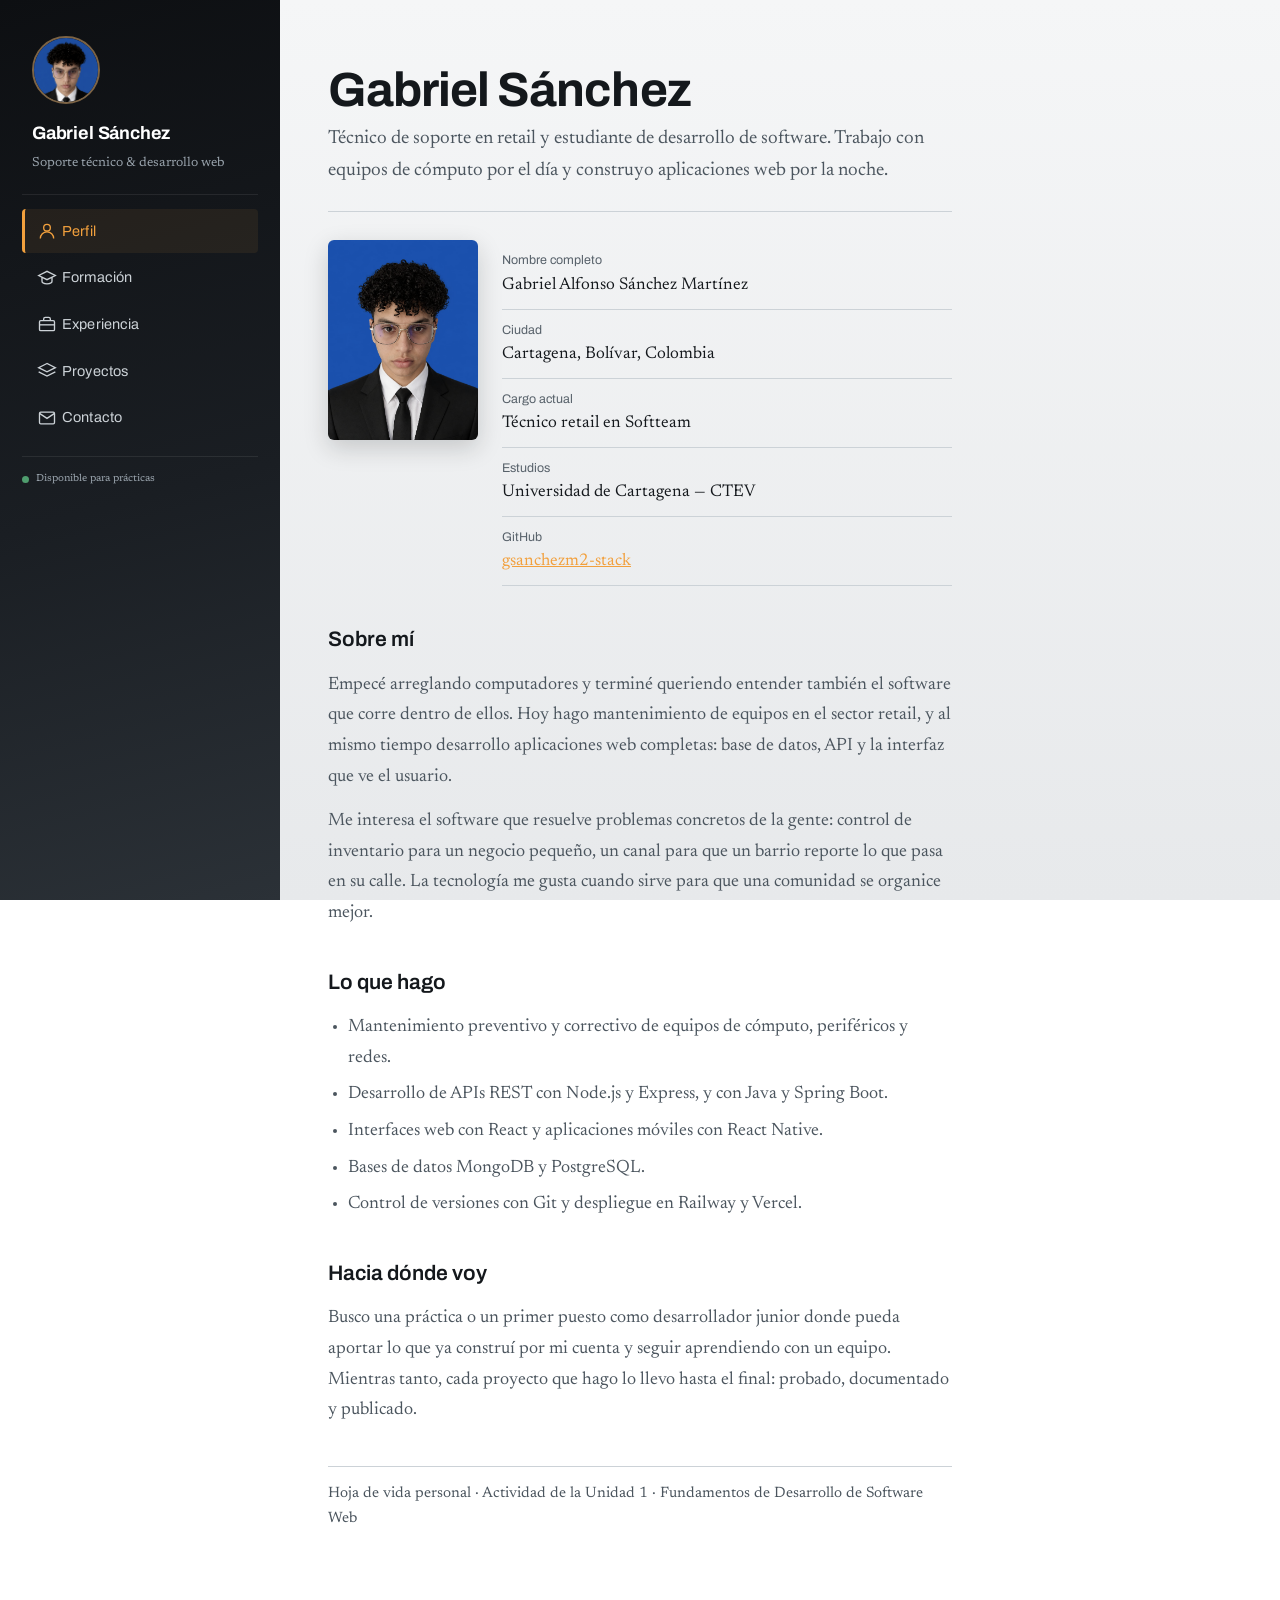
<file: index.html>
<!DOCTYPE html>
<html lang="es">
<head>
  <meta charset="UTF-8">
  <meta name="viewport" content="width=device-width, initial-scale=1.0">
  <title>Gabriel Sánchez — Hoja de vida</title>
  <meta name="description" content="Hoja de vida de Gabriel Alfonso Sánchez Martínez, técnico de soporte y desarrollador web en formación.">
  <link rel="preconnect" href="https://fonts.googleapis.com">
  <link rel="preconnect" href="https://fonts.gstatic.com" crossorigin>
  <link href="https://fonts.googleapis.com/css2?family=Archivo:wght@400;600;700&family=Newsreader:opsz,wght@6..72,400;6..72,600&display=swap" rel="stylesheet">
  <link rel="stylesheet" href="css/estilos.css">
</head>
<body>

  <header class="rail">
    <div class="rail-top">
      <img class="rail-foto" src="img/foto.jpg" alt="Foto de Gabriel Alfonso Sánchez Martínez">
      <p class="rail-nombre">Gabriel Sánchez</p>
      <p class="rail-rol">Soporte técnico &amp; desarrollo web</p>
    </div>
    <nav>
      <ul class="menu">
        <li><a class="activo" href="index.html" aria-label="Perfil">
          <svg viewBox="0 0 24 24"><circle cx="12" cy="8" r="4"></circle><path d="M4 21c0-4.4 3.6-8 8-8s8 3.6 8 8"></path></svg>
          <span>Perfil</span>
        </a></li>
        <li><a  href="formacion.html" aria-label="Formación">
          <svg viewBox="0 0 24 24"><path d="M2 9l10-5 10 5-10 5-10-5z"></path><path d="M6 11v5c0 1.7 2.7 3 6 3s6-1.3 6-3v-5"></path></svg>
          <span>Formación</span>
        </a></li>
        <li><a  href="experiencia.html" aria-label="Experiencia">
          <svg viewBox="0 0 24 24"><rect x="3" y="8" width="18" height="12" rx="1.5"></rect><path d="M8 8V6a2 2 0 0 1 2-2h4a2 2 0 0 1 2 2v2"></path><path d="M3 13h18"></path></svg>
          <span>Experiencia</span>
        </a></li>
        <li><a  href="proyectos.html" aria-label="Proyectos">
          <svg viewBox="0 0 24 24"><path d="M12 3 2 8l10 5 10-5-10-5z"></path><path d="M2 13l10 5 10-5"></path></svg>
          <span>Proyectos</span>
        </a></li>
        <li><a  href="contacto.html" aria-label="Contacto">
          <svg viewBox="0 0 24 24"><rect x="3" y="5" width="18" height="14" rx="1.5"></rect><path d="M3 6.5l9 6 9-6"></path></svg>
          <span>Contacto</span>
        </a></li>
      </ul>
    </nav>
    <p class="estado"><span class="punto"></span><span class="texto-estado">Disponible para prácticas</span></p>
  </header>

  <main class="contenido">
    <h1 class="titulo-pagina">Gabriel Sánchez</h1>
    <p class="entrada">
      Técnico de soporte en retail y estudiante de desarrollo de software.
      Trabajo con equipos de cómputo por el día y construyo aplicaciones web por la noche.
    </p>

    <div class="portada">
      <img class="foto" src="img/foto.jpg" alt="Foto de perfil de Gabriel Alfonso Sánchez Martínez">

      <dl class="ficha">
        <dt>Nombre completo</dt>
        <dd>Gabriel Alfonso Sánchez Martínez</dd>
        <dt>Ciudad</dt>
        <dd>Cartagena, Bolívar, Colombia</dd>
        <dt>Cargo actual</dt>
        <dd>Técnico retail en Softteam</dd>
        <dt>Estudios</dt>
        <dd>Universidad de Cartagena — CTEV</dd>
        <dt>GitHub</dt>
        <dd><a href="https://github.com/gsanchezm2-stack">gsanchezm2-stack</a></dd>
      </dl>
    </div>

    <h2>Sobre mí</h2>
    <p>
      Empecé arreglando computadores y terminé queriendo entender también el software que
      corre dentro de ellos. Hoy hago mantenimiento de equipos en el sector retail, y al
      mismo tiempo desarrollo aplicaciones web completas: base de datos, API y la interfaz
      que ve el usuario.
    </p>
    <p>
      Me interesa el software que resuelve problemas concretos de la gente: control de
      inventario para un negocio pequeño, un canal para que un barrio reporte lo que pasa en
      su calle. La tecnología me gusta cuando sirve para que una comunidad se organice mejor.
    </p>

    <h2>Lo que hago</h2>
    <ul>
      <li>Mantenimiento preventivo y correctivo de equipos de cómputo, periféricos y redes.</li>
      <li>Desarrollo de APIs REST con Node.js y Express, y con Java y Spring Boot.</li>
      <li>Interfaces web con React y aplicaciones móviles con React Native.</li>
      <li>Bases de datos MongoDB y PostgreSQL.</li>
      <li>Control de versiones con Git y despliegue en Railway y Vercel.</li>
    </ul>

    <h2>Hacia dónde voy</h2>
    <p>
      Busco una práctica o un primer puesto como desarrollador junior donde pueda aportar lo
      que ya construí por mi cuenta y seguir aprendiendo con un equipo. Mientras tanto, cada
      proyecto que hago lo llevo hasta el final: probado, documentado y publicado.
    </p>

    <footer class="pie">
      <p>Hoja de vida personal · Actividad de la Unidad 1 · Fundamentos de Desarrollo de Software Web</p>
    </footer>
  </main>

</body>
</html>
</file>
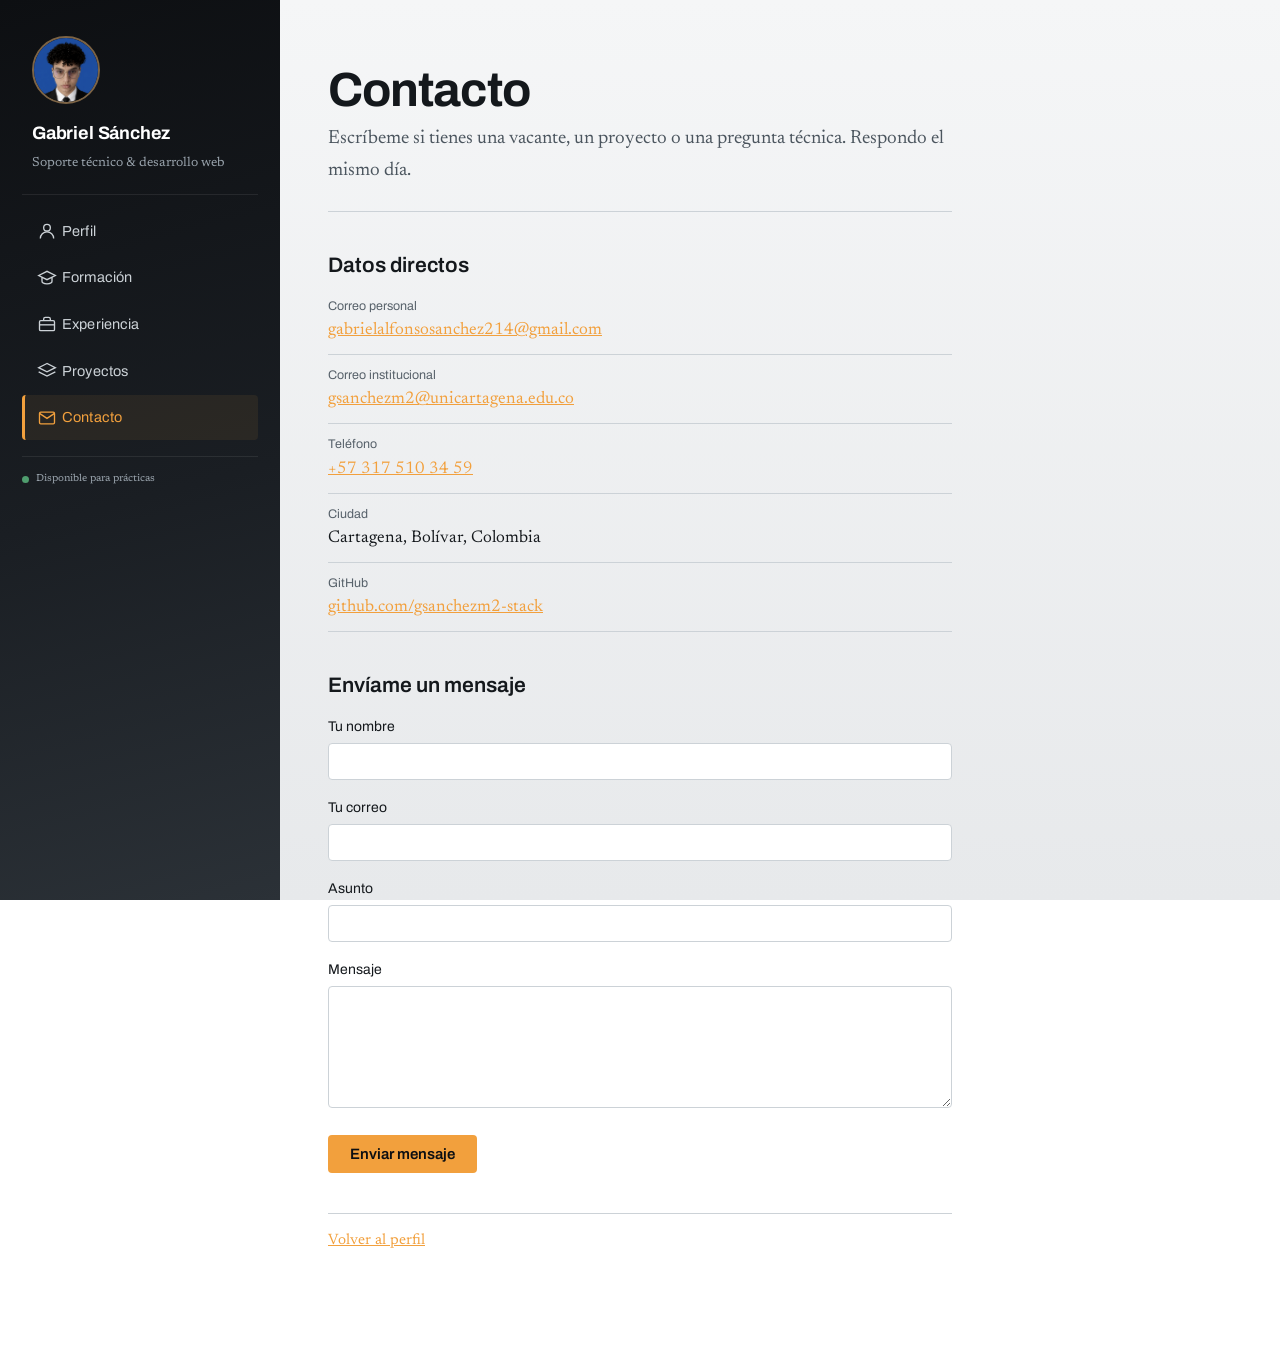
<file: contacto.html>
<!DOCTYPE html>
<html lang="es">
<head>
  <meta charset="UTF-8">
  <meta name="viewport" content="width=device-width, initial-scale=1.0">
  <title>Contacto — Gabriel Sánchez</title>
  <meta name="description" content="Datos de contacto de Gabriel Alfonso Sánchez Martínez.">
  <link rel="preconnect" href="https://fonts.googleapis.com">
  <link rel="preconnect" href="https://fonts.gstatic.com" crossorigin>
  <link href="https://fonts.googleapis.com/css2?family=Archivo:wght@400;600;700&family=Newsreader:opsz,wght@6..72,400;6..72,600&display=swap" rel="stylesheet">
  <link rel="stylesheet" href="css/estilos.css">
</head>
<body>

  <header class="rail">
    <div class="rail-top">
      <img class="rail-foto" src="img/foto.jpg" alt="Foto de Gabriel Alfonso Sánchez Martínez">
      <p class="rail-nombre">Gabriel Sánchez</p>
      <p class="rail-rol">Soporte técnico &amp; desarrollo web</p>
    </div>
    <nav>
      <ul class="menu">
        <li><a  href="index.html" aria-label="Perfil">
          <svg viewBox="0 0 24 24"><circle cx="12" cy="8" r="4"></circle><path d="M4 21c0-4.4 3.6-8 8-8s8 3.6 8 8"></path></svg>
          <span>Perfil</span>
        </a></li>
        <li><a  href="formacion.html" aria-label="Formación">
          <svg viewBox="0 0 24 24"><path d="M2 9l10-5 10 5-10 5-10-5z"></path><path d="M6 11v5c0 1.7 2.7 3 6 3s6-1.3 6-3v-5"></path></svg>
          <span>Formación</span>
        </a></li>
        <li><a  href="experiencia.html" aria-label="Experiencia">
          <svg viewBox="0 0 24 24"><rect x="3" y="8" width="18" height="12" rx="1.5"></rect><path d="M8 8V6a2 2 0 0 1 2-2h4a2 2 0 0 1 2 2v2"></path><path d="M3 13h18"></path></svg>
          <span>Experiencia</span>
        </a></li>
        <li><a  href="proyectos.html" aria-label="Proyectos">
          <svg viewBox="0 0 24 24"><path d="M12 3 2 8l10 5 10-5-10-5z"></path><path d="M2 13l10 5 10-5"></path></svg>
          <span>Proyectos</span>
        </a></li>
        <li><a class="activo" href="contacto.html" aria-label="Contacto">
          <svg viewBox="0 0 24 24"><rect x="3" y="5" width="18" height="14" rx="1.5"></rect><path d="M3 6.5l9 6 9-6"></path></svg>
          <span>Contacto</span>
        </a></li>
      </ul>
    </nav>
    <p class="estado"><span class="punto"></span><span class="texto-estado">Disponible para prácticas</span></p>
  </header>

  <main class="contenido">
    <h1 class="titulo-pagina">Contacto</h1>
    <p class="entrada">
      Escríbeme si tienes una vacante, un proyecto o una pregunta técnica. Respondo el mismo día.
    </p>

    <h2>Datos directos</h2>
    <dl class="ficha">
      <dt>Correo personal</dt>
      <dd><a href="mailto:gabrielalfonsosanchez214@gmail.com">gabrielalfonsosanchez214@gmail.com</a></dd>
      <dt>Correo institucional</dt>
      <dd><a href="mailto:gsanchezm2@unicartagena.edu.co">gsanchezm2@unicartagena.edu.co</a></dd>
      <dt>Teléfono</dt>
      <dd><a href="tel:+573175103459">+57 317 510 34 59</a></dd>
      <dt>Ciudad</dt>
      <dd>Cartagena, Bolívar, Colombia</dd>
      <dt>GitHub</dt>
      <dd><a href="https://github.com/gsanchezm2-stack">github.com/gsanchezm2-stack</a></dd>
    </dl>

    <h2>Envíame un mensaje</h2>
    <form action="mailto:gabrielalfonsosanchez214@gmail.com" method="post" enctype="text/plain">
      <div class="campo">
        <label for="nombre">Tu nombre</label>
        <input type="text" id="nombre" name="nombre" required>
      </div>

      <div class="campo">
        <label for="correo">Tu correo</label>
        <input type="email" id="correo" name="correo" required>
      </div>

      <div class="campo">
        <label for="asunto">Asunto</label>
        <input type="text" id="asunto" name="asunto">
      </div>

      <div class="campo">
        <label for="mensaje">Mensaje</label>
        <textarea id="mensaje" name="mensaje" rows="6" required></textarea>
      </div>

      <button class="boton" type="submit">Enviar mensaje</button>
    </form>

    <footer class="pie">
      <p><a href="index.html">Volver al perfil</a></p>
    </footer>
  </main>

</body>
</html>
</file>
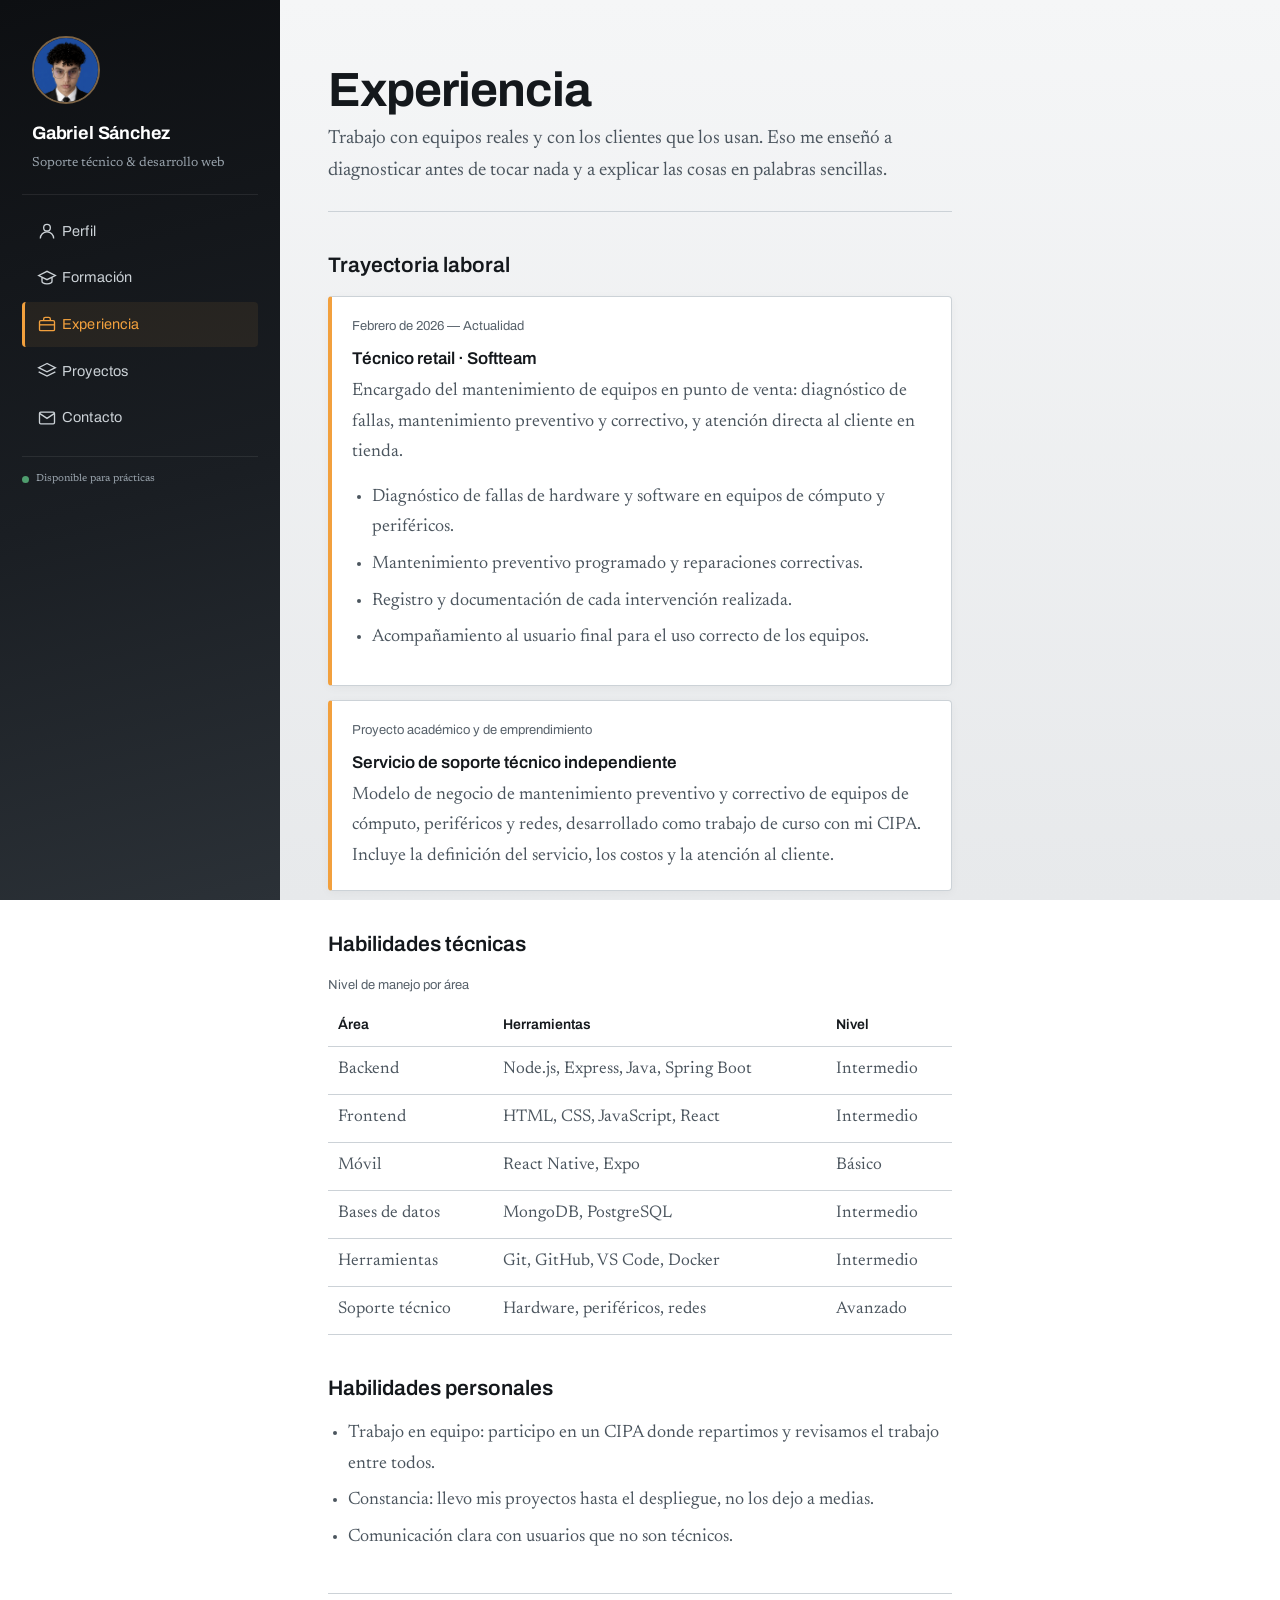
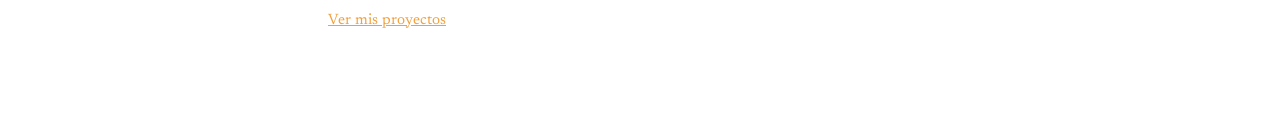
<file: experiencia.html>
<!DOCTYPE html>
<html lang="es">
<head>
  <meta charset="UTF-8">
  <meta name="viewport" content="width=device-width, initial-scale=1.0">
  <title>Experiencia — Gabriel Sánchez</title>
  <meta name="description" content="Experiencia laboral y habilidades técnicas de Gabriel Alfonso Sánchez Martínez.">
  <link rel="preconnect" href="https://fonts.googleapis.com">
  <link rel="preconnect" href="https://fonts.gstatic.com" crossorigin>
  <link href="https://fonts.googleapis.com/css2?family=Archivo:wght@400;600;700&family=Newsreader:opsz,wght@6..72,400;6..72,600&display=swap" rel="stylesheet">
  <link rel="stylesheet" href="css/estilos.css">
</head>
<body>

  <header class="rail">
    <div class="rail-top">
      <img class="rail-foto" src="img/foto.jpg" alt="Foto de Gabriel Alfonso Sánchez Martínez">
      <p class="rail-nombre">Gabriel Sánchez</p>
      <p class="rail-rol">Soporte técnico &amp; desarrollo web</p>
    </div>
    <nav>
      <ul class="menu">
        <li><a  href="index.html" aria-label="Perfil">
          <svg viewBox="0 0 24 24"><circle cx="12" cy="8" r="4"></circle><path d="M4 21c0-4.4 3.6-8 8-8s8 3.6 8 8"></path></svg>
          <span>Perfil</span>
        </a></li>
        <li><a  href="formacion.html" aria-label="Formación">
          <svg viewBox="0 0 24 24"><path d="M2 9l10-5 10 5-10 5-10-5z"></path><path d="M6 11v5c0 1.7 2.7 3 6 3s6-1.3 6-3v-5"></path></svg>
          <span>Formación</span>
        </a></li>
        <li><a class="activo" href="experiencia.html" aria-label="Experiencia">
          <svg viewBox="0 0 24 24"><rect x="3" y="8" width="18" height="12" rx="1.5"></rect><path d="M8 8V6a2 2 0 0 1 2-2h4a2 2 0 0 1 2 2v2"></path><path d="M3 13h18"></path></svg>
          <span>Experiencia</span>
        </a></li>
        <li><a  href="proyectos.html" aria-label="Proyectos">
          <svg viewBox="0 0 24 24"><path d="M12 3 2 8l10 5 10-5-10-5z"></path><path d="M2 13l10 5 10-5"></path></svg>
          <span>Proyectos</span>
        </a></li>
        <li><a  href="contacto.html" aria-label="Contacto">
          <svg viewBox="0 0 24 24"><rect x="3" y="5" width="18" height="14" rx="1.5"></rect><path d="M3 6.5l9 6 9-6"></path></svg>
          <span>Contacto</span>
        </a></li>
      </ul>
    </nav>
    <p class="estado"><span class="punto"></span><span class="texto-estado">Disponible para prácticas</span></p>
  </header>

  <main class="contenido">
    <h1 class="titulo-pagina">Experiencia</h1>
    <p class="entrada">
      Trabajo con equipos reales y con los clientes que los usan. Eso me enseñó a diagnosticar
      antes de tocar nada y a explicar las cosas en palabras sencillas.
    </p>

    <h2>Trayectoria laboral</h2>

    <article class="bloque">
      <p class="fecha">Febrero de 2026 — Actualidad</p>
      <h3>Técnico retail · Softteam</h3>
      <p>
        Encargado del mantenimiento de equipos en punto de venta: diagnóstico de fallas,
        mantenimiento preventivo y correctivo, y atención directa al cliente en tienda.
      </p>
      <ul>
        <li>Diagnóstico de fallas de hardware y software en equipos de cómputo y periféricos.</li>
        <li>Mantenimiento preventivo programado y reparaciones correctivas.</li>
        <li>Registro y documentación de cada intervención realizada.</li>
        <li>Acompañamiento al usuario final para el uso correcto de los equipos.</li>
      </ul>
    </article>

    <article class="bloque">
      <p class="fecha">Proyecto académico y de emprendimiento</p>
      <h3>Servicio de soporte técnico independiente</h3>
      <p>
        Modelo de negocio de mantenimiento preventivo y correctivo de equipos de cómputo,
        periféricos y redes, desarrollado como trabajo de curso con mi CIPA. Incluye la
        definición del servicio, los costos y la atención al cliente.
      </p>
    </article>

    <h2>Habilidades técnicas</h2>

    <table>
      <caption>Nivel de manejo por área</caption>
      <thead>
        <tr>
          <th scope="col">Área</th>
          <th scope="col">Herramientas</th>
          <th scope="col">Nivel</th>
        </tr>
      </thead>
      <tbody>
        <tr>
          <td>Backend</td>
          <td>Node.js, Express, Java, Spring Boot</td>
          <td>Intermedio</td>
        </tr>
        <tr>
          <td>Frontend</td>
          <td>HTML, CSS, JavaScript, React</td>
          <td>Intermedio</td>
        </tr>
        <tr>
          <td>Móvil</td>
          <td>React Native, Expo</td>
          <td>Básico</td>
        </tr>
        <tr>
          <td>Bases de datos</td>
          <td>MongoDB, PostgreSQL</td>
          <td>Intermedio</td>
        </tr>
        <tr>
          <td>Herramientas</td>
          <td>Git, GitHub, VS Code, Docker</td>
          <td>Intermedio</td>
        </tr>
        <tr>
          <td>Soporte técnico</td>
          <td>Hardware, periféricos, redes</td>
          <td>Avanzado</td>
        </tr>
      </tbody>
    </table>

    <h2>Habilidades personales</h2>
    <ul>
      <li>Trabajo en equipo: participo en un CIPA donde repartimos y revisamos el trabajo entre todos.</li>
      <li>Constancia: llevo mis proyectos hasta el despliegue, no los dejo a medias.</li>
      <li>Comunicación clara con usuarios que no son técnicos.</li>
    </ul>

    <footer class="pie">
      <p><a href="proyectos.html">Ver mis proyectos</a></p>
    </footer>
  </main>

</body>
</html>
</file>
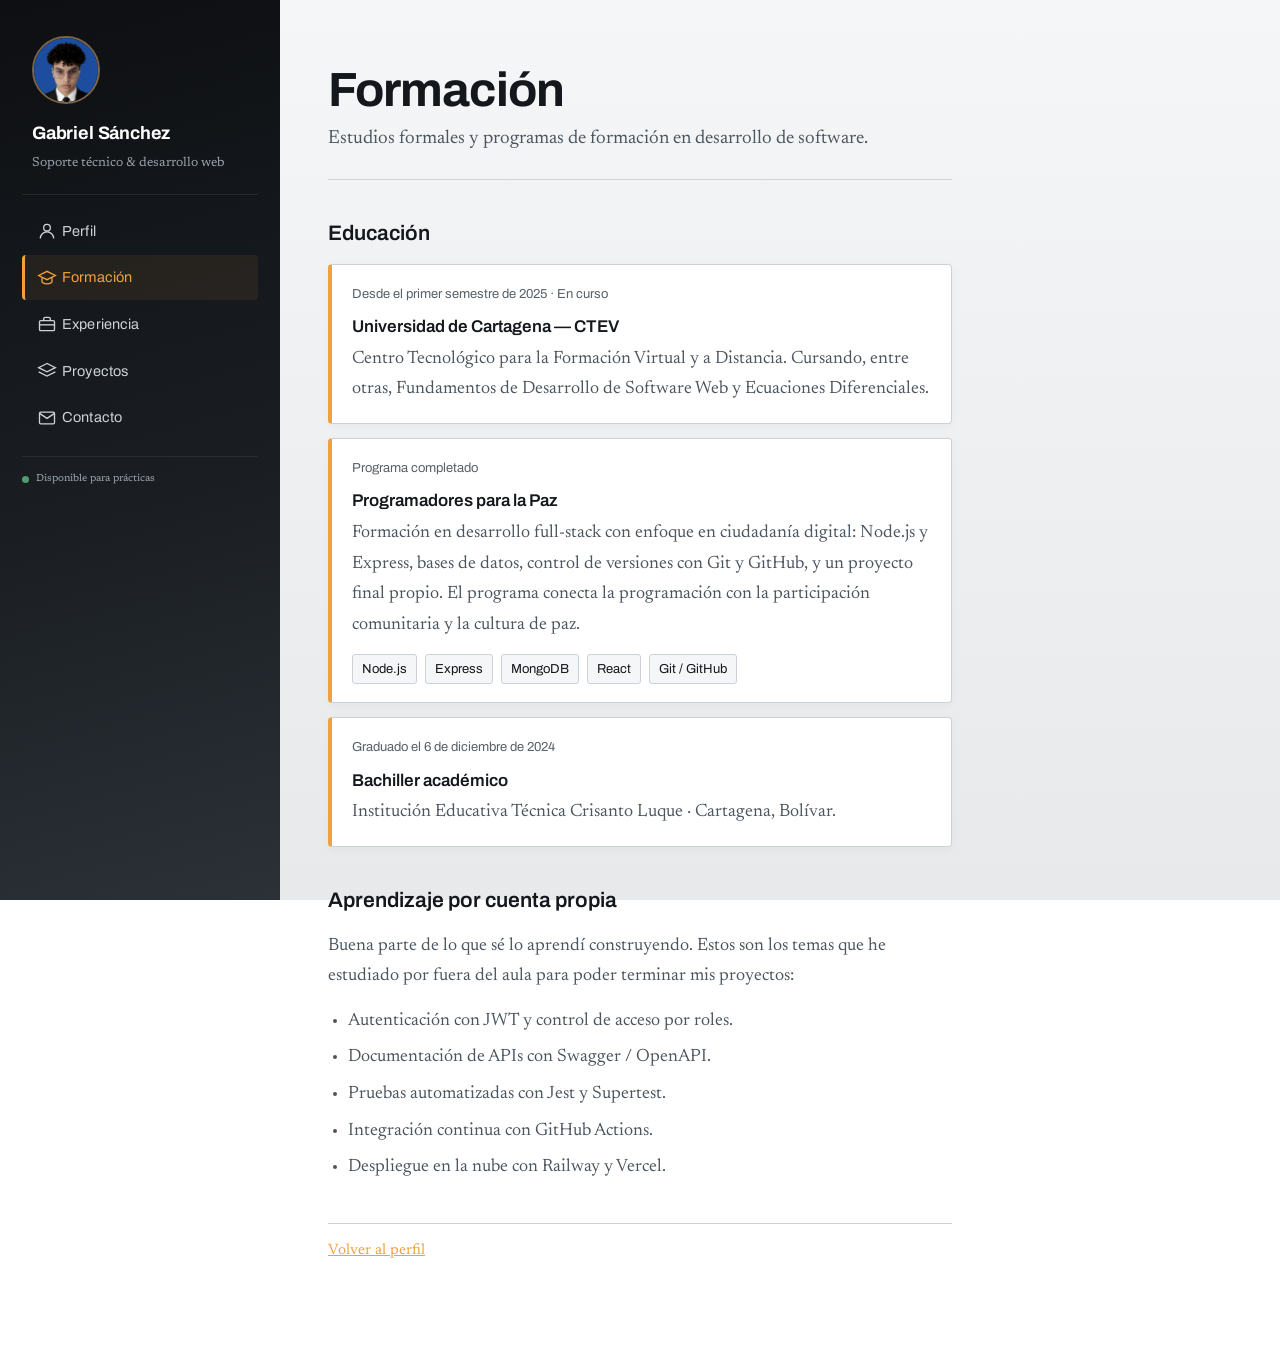
<file: formacion.html>
<!DOCTYPE html>
<html lang="es">
<head>
  <meta charset="UTF-8">
  <meta name="viewport" content="width=device-width, initial-scale=1.0">
  <title>Formación — Gabriel Sánchez</title>
  <meta name="description" content="Formación académica y cursos de Gabriel Alfonso Sánchez Martínez.">
  <link rel="preconnect" href="https://fonts.googleapis.com">
  <link rel="preconnect" href="https://fonts.gstatic.com" crossorigin>
  <link href="https://fonts.googleapis.com/css2?family=Archivo:wght@400;600;700&family=Newsreader:opsz,wght@6..72,400;6..72,600&display=swap" rel="stylesheet">
  <link rel="stylesheet" href="css/estilos.css">
</head>
<body>

  <header class="rail">
    <div class="rail-top">
      <img class="rail-foto" src="img/foto.jpg" alt="Foto de Gabriel Alfonso Sánchez Martínez">
      <p class="rail-nombre">Gabriel Sánchez</p>
      <p class="rail-rol">Soporte técnico &amp; desarrollo web</p>
    </div>
    <nav>
      <ul class="menu">
        <li><a  href="index.html" aria-label="Perfil">
          <svg viewBox="0 0 24 24"><circle cx="12" cy="8" r="4"></circle><path d="M4 21c0-4.4 3.6-8 8-8s8 3.6 8 8"></path></svg>
          <span>Perfil</span>
        </a></li>
        <li><a class="activo" href="formacion.html" aria-label="Formación">
          <svg viewBox="0 0 24 24"><path d="M2 9l10-5 10 5-10 5-10-5z"></path><path d="M6 11v5c0 1.7 2.7 3 6 3s6-1.3 6-3v-5"></path></svg>
          <span>Formación</span>
        </a></li>
        <li><a  href="experiencia.html" aria-label="Experiencia">
          <svg viewBox="0 0 24 24"><rect x="3" y="8" width="18" height="12" rx="1.5"></rect><path d="M8 8V6a2 2 0 0 1 2-2h4a2 2 0 0 1 2 2v2"></path><path d="M3 13h18"></path></svg>
          <span>Experiencia</span>
        </a></li>
        <li><a  href="proyectos.html" aria-label="Proyectos">
          <svg viewBox="0 0 24 24"><path d="M12 3 2 8l10 5 10-5-10-5z"></path><path d="M2 13l10 5 10-5"></path></svg>
          <span>Proyectos</span>
        </a></li>
        <li><a  href="contacto.html" aria-label="Contacto">
          <svg viewBox="0 0 24 24"><rect x="3" y="5" width="18" height="14" rx="1.5"></rect><path d="M3 6.5l9 6 9-6"></path></svg>
          <span>Contacto</span>
        </a></li>
      </ul>
    </nav>
    <p class="estado"><span class="punto"></span><span class="texto-estado">Disponible para prácticas</span></p>
  </header>

  <main class="contenido">
    <h1 class="titulo-pagina">Formación</h1>
    <p class="entrada">
      Estudios formales y programas de formación en desarrollo de software.
    </p>

    <h2>Educación</h2>

    <article class="bloque">
      <p class="fecha">Desde el primer semestre de 2025 · En curso</p>
      <h3>Universidad de Cartagena — CTEV</h3>
      <p>
        Centro Tecnológico para la Formación Virtual y a Distancia. Cursando, entre otras,
        Fundamentos de Desarrollo de Software Web y Ecuaciones Diferenciales.
      </p>
    </article>

    <article class="bloque">
      <p class="fecha">Programa completado</p>
      <h3>Programadores para la Paz</h3>
      <p>
        Formación en desarrollo full-stack con enfoque en ciudadanía digital: Node.js y
        Express, bases de datos, control de versiones con Git y GitHub, y un proyecto final
        propio. El programa conecta la programación con la participación comunitaria y la
        cultura de paz.
      </p>
      <ul class="tecnologias">
        <li>Node.js</li>
        <li>Express</li>
        <li>MongoDB</li>
        <li>React</li>
        <li>Git / GitHub</li>
      </ul>
    </article>

    <article class="bloque">
      <p class="fecha">Graduado el 6 de diciembre de 2024</p>
      <h3>Bachiller académico</h3>
      <p>Institución Educativa Técnica Crisanto Luque · Cartagena, Bolívar.</p>
    </article>

    <h2>Aprendizaje por cuenta propia</h2>
    <p>
      Buena parte de lo que sé lo aprendí construyendo. Estos son los temas que he estudiado
      por fuera del aula para poder terminar mis proyectos:
    </p>
    <ul>
      <li>Autenticación con JWT y control de acceso por roles.</li>
      <li>Documentación de APIs con Swagger / OpenAPI.</li>
      <li>Pruebas automatizadas con Jest y Supertest.</li>
      <li>Integración continua con GitHub Actions.</li>
      <li>Despliegue en la nube con Railway y Vercel.</li>
    </ul>

    <footer class="pie">
      <p><a href="index.html">Volver al perfil</a></p>
    </footer>
  </main>

</body>
</html>
</file>
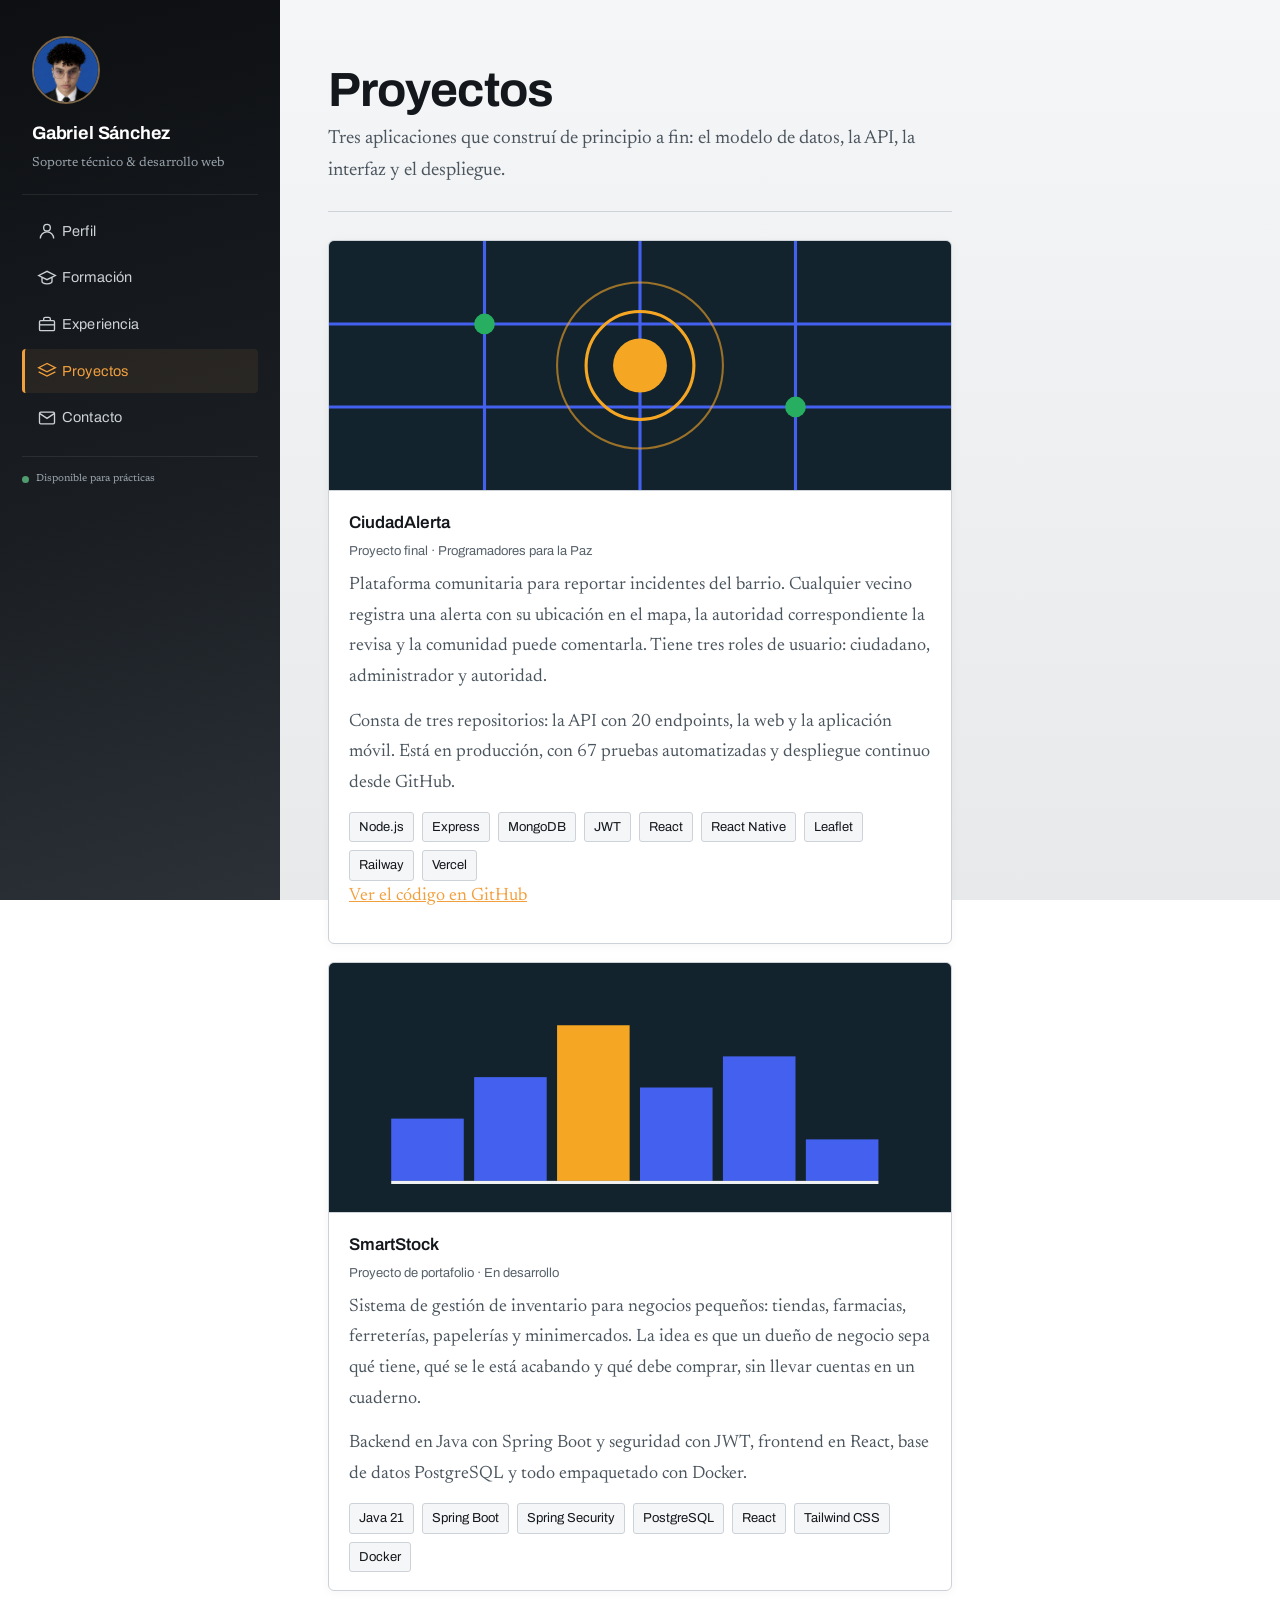
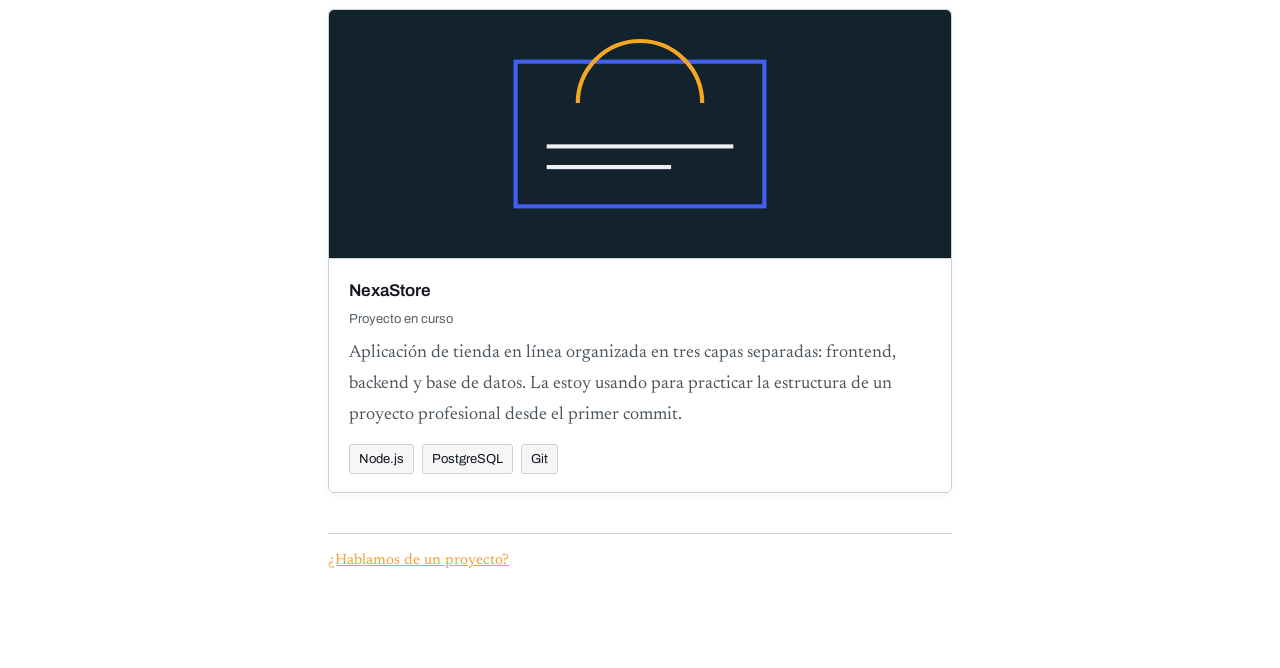
<file: proyectos.html>
<!DOCTYPE html>
<html lang="es">
<head>
  <meta charset="UTF-8">
  <meta name="viewport" content="width=device-width, initial-scale=1.0">
  <title>Proyectos — Gabriel Sánchez</title>
  <meta name="description" content="Proyectos de software desarrollados por Gabriel Alfonso Sánchez Martínez: CiudadAlerta, SmartStock y NexaStore.">
  <link rel="preconnect" href="https://fonts.googleapis.com">
  <link rel="preconnect" href="https://fonts.gstatic.com" crossorigin>
  <link href="https://fonts.googleapis.com/css2?family=Archivo:wght@400;600;700&family=Newsreader:opsz,wght@6..72,400;6..72,600&display=swap" rel="stylesheet">
  <link rel="stylesheet" href="css/estilos.css">
</head>
<body>

  <header class="rail">
    <div class="rail-top">
      <img class="rail-foto" src="img/foto.jpg" alt="Foto de Gabriel Alfonso Sánchez Martínez">
      <p class="rail-nombre">Gabriel Sánchez</p>
      <p class="rail-rol">Soporte técnico &amp; desarrollo web</p>
    </div>
    <nav>
      <ul class="menu">
        <li><a  href="index.html" aria-label="Perfil">
          <svg viewBox="0 0 24 24"><circle cx="12" cy="8" r="4"></circle><path d="M4 21c0-4.4 3.6-8 8-8s8 3.6 8 8"></path></svg>
          <span>Perfil</span>
        </a></li>
        <li><a  href="formacion.html" aria-label="Formación">
          <svg viewBox="0 0 24 24"><path d="M2 9l10-5 10 5-10 5-10-5z"></path><path d="M6 11v5c0 1.7 2.7 3 6 3s6-1.3 6-3v-5"></path></svg>
          <span>Formación</span>
        </a></li>
        <li><a  href="experiencia.html" aria-label="Experiencia">
          <svg viewBox="0 0 24 24"><rect x="3" y="8" width="18" height="12" rx="1.5"></rect><path d="M8 8V6a2 2 0 0 1 2-2h4a2 2 0 0 1 2 2v2"></path><path d="M3 13h18"></path></svg>
          <span>Experiencia</span>
        </a></li>
        <li><a class="activo" href="proyectos.html" aria-label="Proyectos">
          <svg viewBox="0 0 24 24"><path d="M12 3 2 8l10 5 10-5-10-5z"></path><path d="M2 13l10 5 10-5"></path></svg>
          <span>Proyectos</span>
        </a></li>
        <li><a  href="contacto.html" aria-label="Contacto">
          <svg viewBox="0 0 24 24"><rect x="3" y="5" width="18" height="14" rx="1.5"></rect><path d="M3 6.5l9 6 9-6"></path></svg>
          <span>Contacto</span>
        </a></li>
      </ul>
    </nav>
    <p class="estado"><span class="punto"></span><span class="texto-estado">Disponible para prácticas</span></p>
  </header>

  <main class="contenido">
    <h1 class="titulo-pagina">Proyectos</h1>
    <p class="entrada">
      Tres aplicaciones que construí de principio a fin: el modelo de datos, la API, la
      interfaz y el despliegue.
    </p>

    <article class="proyecto">
      <img src="img/ciudadalerta.svg" alt="Ilustración de un mapa con alertas señaladas, del proyecto CiudadAlerta">
      <div class="proyecto-texto">
        <h3>CiudadAlerta</h3>
        <p class="fecha">Proyecto final · Programadores para la Paz</p>
        <p>
          Plataforma comunitaria para reportar incidentes del barrio. Cualquier vecino
          registra una alerta con su ubicación en el mapa, la autoridad correspondiente la
          revisa y la comunidad puede comentarla. Tiene tres roles de usuario: ciudadano,
          administrador y autoridad.
        </p>
        <p>
          Consta de tres repositorios: la API con 20 endpoints, la web y la aplicación móvil.
          Está en producción, con 67 pruebas automatizadas y despliegue continuo desde GitHub.
        </p>
        <ul class="tecnologias">
          <li>Node.js</li>
          <li>Express</li>
          <li>MongoDB</li>
          <li>JWT</li>
          <li>React</li>
          <li>React Native</li>
          <li>Leaflet</li>
          <li>Railway</li>
          <li>Vercel</li>
        </ul>
        <p><a href="https://github.com/gsanchezm2-stack">Ver el código en GitHub</a></p>
      </div>
    </article>

    <article class="proyecto">
      <img src="img/smartstock.svg" alt="Ilustración de barras de inventario, del proyecto SmartStock">
      <div class="proyecto-texto">
        <h3>SmartStock</h3>
        <p class="fecha">Proyecto de portafolio · En desarrollo</p>
        <p>
          Sistema de gestión de inventario para negocios pequeños: tiendas, farmacias,
          ferreterías, papelerías y minimercados. La idea es que un dueño de negocio sepa qué
          tiene, qué se le está acabando y qué debe comprar, sin llevar cuentas en un cuaderno.
        </p>
        <p>
          Backend en Java con Spring Boot y seguridad con JWT, frontend en React, base de
          datos PostgreSQL y todo empaquetado con Docker.
        </p>
        <ul class="tecnologias">
          <li>Java 21</li>
          <li>Spring Boot</li>
          <li>Spring Security</li>
          <li>PostgreSQL</li>
          <li>React</li>
          <li>Tailwind CSS</li>
          <li>Docker</li>
        </ul>
      </div>
    </article>

    <article class="proyecto">
      <img src="img/nexastore.svg" alt="Ilustración de una tienda en línea, del proyecto NexaStore">
      <div class="proyecto-texto">
        <h3>NexaStore</h3>
        <p class="fecha">Proyecto en curso</p>
        <p>
          Aplicación de tienda en línea organizada en tres capas separadas: frontend, backend
          y base de datos. La estoy usando para practicar la estructura de un proyecto
          profesional desde el primer commit.
        </p>
        <ul class="tecnologias">
          <li>Node.js</li>
          <li>PostgreSQL</li>
          <li>Git</li>
        </ul>
      </div>
    </article>

    <footer class="pie">
      <p><a href="contacto.html">¿Hablamos de un proyecto?</a></p>
    </footer>
  </main>

</body>
</html>
</file>
<file: css/estilos.css>
/* ============================================================
   Hoja de vida — Gabriel Alfonso Sánchez Martínez
   Actividad Unidad 1 · Fundamentos de Desarrollo de Software Web
   ============================================================ */

/* 1. Paleta — gris difuminado con un solo acento cálido
   ------------------------------------------------------------ */
:root {
  --negro: #0d0f12;
  --carbon: #1a1e23;
  --grafito: #2b3137;
  --plomo: #57616a;
  --niebla: #97a1aa;
  --humo: #ccd2d7;
  --bruma: #e7e9eb;
  --papel: #f5f6f7;
  --superficie: #ffffff;
  --tinta: #14181c;
  --texto: #4b555e;

  --acento: #f2a03d;
  --acento-suave: rgba(242, 160, 61, 0.16);
  --exito: #4f9d6e;

  --fuente-titulo: "Archivo", "Helvetica Neue", Arial, sans-serif;
  --fuente-texto: "Newsreader", Georgia, "Times New Roman", serif;

  --rail-ancho: 280px;
  --rail-angosto: 84px;
}

* { box-sizing: border-box; }

body {
  margin: 0;
  background: linear-gradient(180deg, var(--papel) 0%, var(--bruma) 100%);
  background-attachment: fixed;
  color: var(--texto);
  font-family: var(--fuente-texto);
  font-size: 18px;
  line-height: 1.7;
}

img { max-width: 100%; display: block; }
a { color: var(--acento); }

/* 2. Barra lateral — siempre vertical, con degradado de grises
   ------------------------------------------------------------ */
.rail {
  position: fixed;
  top: 0;
  left: 0;
  width: var(--rail-angosto);
  height: 100vh;
  background: linear-gradient(165deg, var(--negro) 0%, var(--carbon) 55%, var(--grafito) 100%);
  display: flex;
  flex-direction: column;
  align-items: center;
  padding: 22px 0;
  z-index: 10;
  overflow-y: auto;
}

.rail-top {
  text-align: center;
  padding: 0 10px 18px 10px;
  border-bottom: 1px solid rgba(255, 255, 255, 0.08);
  width: 100%;
  margin-bottom: 14px;
}

.rail-foto {
  width: 52px;
  height: 52px;
  border-radius: 50%;
  object-fit: cover;
  object-position: 50% 20%;
  margin: 0 auto 10px auto;
  border: 2px solid rgba(242, 160, 61, 0.55);
  filter: grayscale(45%) contrast(1.05);
}

.rail-nombre,
.rail-rol {
  display: none;
}

.menu {
  list-style: none;
  margin: 0;
  padding: 0;
  width: 100%;
  flex: 1;
}

.menu li { margin-bottom: 2px; }

.menu a {
  display: flex;
  flex-direction: column;
  align-items: center;
  gap: 5px;
  font-family: var(--fuente-titulo);
  font-size: 10.5px;
  letter-spacing: 0.01em;
  text-decoration: none;
  color: var(--humo);
  padding: 11px 4px;
  border-left: 3px solid transparent;
  text-align: center;
}

.menu a svg {
  width: 20px;
  height: 20px;
  stroke: currentColor;
  fill: none;
  stroke-width: 1.6;
}

.menu a:hover { color: var(--superficie); background: rgba(255, 255, 255, 0.04); }

.menu .activo {
  color: var(--acento);
  border-left-color: var(--acento);
  background: rgba(242, 160, 61, 0.08);
}

.estado {
  font-size: 10px;
  color: var(--niebla);
  text-align: center;
  margin: 14px 0 0 0;
  padding-top: 14px;
  border-top: 1px solid rgba(255, 255, 255, 0.08);
  width: 100%;
}

.punto {
  display: inline-block;
  width: 7px;
  height: 7px;
  border-radius: 50%;
  background-color: var(--exito);
  margin-right: 0;
}

.estado span.texto-estado { display: none; }

/* 3. Contenido
   ------------------------------------------------------------ */
.contenido {
  margin-left: var(--rail-angosto);
  padding: 40px 24px 70px 24px;
  max-width: 720px;
}

.titulo-pagina {
  font-family: var(--fuente-titulo);
  font-size: 36px;
  line-height: 1.1;
  font-weight: 700;
  letter-spacing: -0.02em;
  color: var(--tinta);
  margin: 0 0 6px 0;
}

.entrada {
  font-size: 19px;
  margin: 0 0 28px 0;
  padding-bottom: 24px;
  border-bottom: 1px solid var(--humo);
}

h2 {
  font-family: var(--fuente-titulo);
  font-size: 21px;
  font-weight: 600;
  color: var(--tinta);
  margin: 36px 0 12px 0;
}

h3 {
  font-family: var(--fuente-titulo);
  font-size: 17px;
  font-weight: 600;
  color: var(--tinta);
  margin: 0 0 2px 0;
}

p { margin: 0 0 14px 0; }

/* 4. Portada: foto + ficha de datos
   ------------------------------------------------------------ */
.portada {
  display: flex;
  flex-wrap: wrap;
  gap: 24px;
  align-items: flex-start;
  margin-bottom: 28px;
}

.foto {
  width: 150px;
  border-radius: 6px;
  filter: grayscale(35%);
  box-shadow: 0 8px 24px rgba(13, 15, 18, 0.18);
}

.ficha { margin: 0; flex: 1 1 280px; }

.ficha dt {
  font-family: var(--fuente-titulo);
  font-size: 12.5px;
  text-transform: none;
  color: var(--plomo);
  margin-top: 10px;
}

.ficha dd {
  margin: 0;
  padding-bottom: 8px;
  border-bottom: 1px solid var(--humo);
  color: var(--tinta);
  font-size: 17px;
}

/* 5. Bloques de contenido
   ------------------------------------------------------------ */
.bloque {
  background-color: var(--superficie);
  border: 1px solid var(--humo);
  border-left: 4px solid var(--acento);
  border-radius: 4px;
  padding: 18px 20px;
  margin-bottom: 14px;
  box-shadow: 0 2px 10px rgba(13, 15, 18, 0.04);
}

.fecha {
  font-family: var(--fuente-titulo);
  font-size: 13px;
  color: var(--plomo);
  margin: 0 0 8px 0;
}

.bloque p:last-child { margin-bottom: 0; }

ul { padding-left: 20px; margin: 0 0 14px 0; }
li { margin-bottom: 6px; }

/* 6. Etiquetas de tecnologías
   ------------------------------------------------------------ */
.tecnologias {
  list-style: none;
  padding: 0;
  margin: 10px 0 0 0;
  display: flex;
  flex-wrap: wrap;
  gap: 8px;
}

.tecnologias li {
  font-family: var(--fuente-titulo);
  font-size: 13px;
  color: var(--tinta);
  background-color: var(--papel);
  border: 1px solid var(--humo);
  border-radius: 3px;
  padding: 3px 9px;
  margin: 0;
}

/* 7. Tarjetas de proyecto con imagen
   ------------------------------------------------------------ */
.proyecto {
  background-color: var(--superficie);
  border: 1px solid var(--humo);
  border-radius: 6px;
  overflow: hidden;
  margin-bottom: 18px;
  box-shadow: 0 2px 10px rgba(13, 15, 18, 0.04);
}

.proyecto img { width: 100%; border-bottom: 1px solid var(--humo); }
.proyecto-texto { padding: 18px 20px; }

/* 8. Tabla de habilidades
   ------------------------------------------------------------ */
table { width: 100%; border-collapse: collapse; font-size: 17px; }

caption {
  text-align: left;
  font-family: var(--fuente-titulo);
  font-size: 13px;
  color: var(--plomo);
  padding-bottom: 8px;
}

th, td { text-align: left; padding: 9px 10px; border-bottom: 1px solid var(--humo); }

th {
  font-family: var(--fuente-titulo);
  font-size: 14px;
  font-weight: 600;
  color: var(--tinta);
  background-color: var(--superficie);
}

/* 9. Formulario de contacto
   ------------------------------------------------------------ */
.campo { margin-bottom: 16px; }

label {
  display: block;
  font-family: var(--fuente-titulo);
  font-size: 14px;
  color: var(--tinta);
  margin-bottom: 4px;
}

input, textarea {
  width: 100%;
  font-family: var(--fuente-texto);
  font-size: 17px;
  color: var(--tinta);
  background-color: var(--superficie);
  border: 1px solid var(--humo);
  border-radius: 4px;
  padding: 9px 10px;
}

input:focus, textarea:focus {
  outline: 2px solid var(--acento);
  outline-offset: 1px;
}

.boton {
  font-family: var(--fuente-titulo);
  font-size: 15px;
  color: var(--negro);
  background-color: var(--acento);
  border: none;
  border-radius: 4px;
  padding: 11px 22px;
  cursor: pointer;
  font-weight: 600;
}

.boton:hover { background-color: var(--tinta); color: var(--superficie); }

/* 10. Pie de página
   ------------------------------------------------------------ */
.pie {
  border-top: 1px solid var(--humo);
  margin-top: 40px;
  padding-top: 14px;
  font-size: 15px;
}

a:focus-visible, .boton:focus-visible {
  outline: 2px solid var(--acento);
  outline-offset: 3px;
}

/* 11. Pantallas medianas y grandes: la barra se expande y muestra texto
   ------------------------------------------------------------ */
@media (min-width: 640px) {
  .rail {
    width: var(--rail-ancho);
    align-items: stretch;
    padding: 36px 22px;
  }

  .rail-top { text-align: left; padding-bottom: 20px; }

  .rail-foto {
    width: 68px;
    height: 68px;
    margin: 0 0 14px 0;
  }

  .rail-nombre {
    display: block;
    font-family: var(--fuente-titulo);
    font-size: 18px;
    font-weight: 700;
    letter-spacing: -0.01em;
    color: var(--superficie);
    margin: 0;
  }

  .rail-rol {
    display: block;
    font-size: 13px;
    color: var(--niebla);
    margin: 3px 0 0 0;
  }

  .menu a {
    flex-direction: row;
    justify-content: flex-start;
    font-size: 14.5px;
    padding: 10px 12px;
    border-radius: 4px;
    border-left: 3px solid transparent;
  }

  .estado {
    text-align: left;
    display: flex;
    align-items: center;
    gap: 7px;
  }

  .estado span.texto-estado { display: inline; }

  .contenido {
    margin-left: var(--rail-ancho);
    padding: 64px 48px 80px 48px;
  }

  .titulo-pagina { font-size: 48px; }
}
</file>
